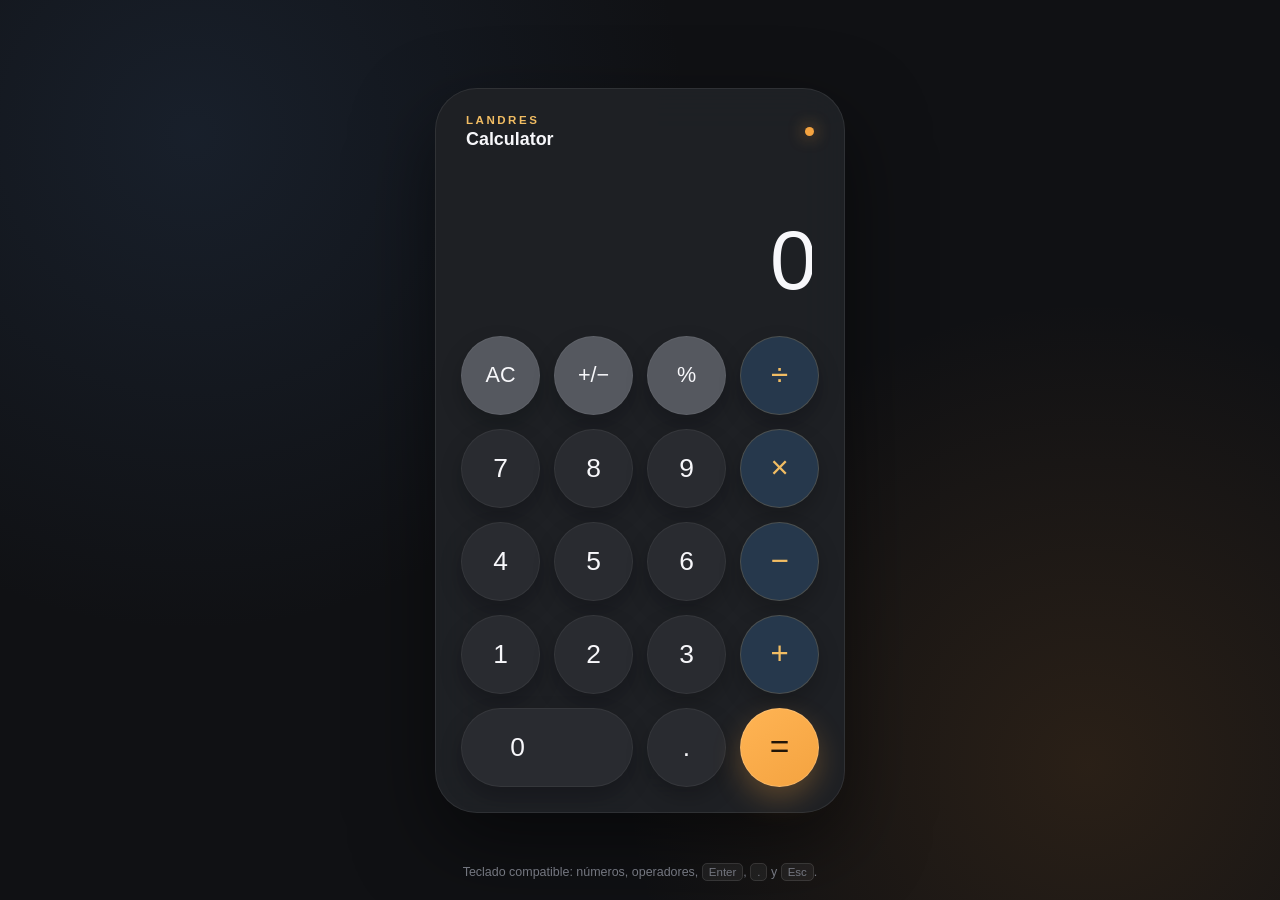
<file: Frontend/index.html>
<!DOCTYPE html>
<html lang="es">
<head>
    <meta charset="UTF-8">
    <meta name="viewport" content="width=device-width, initial-scale=1.0">
    <meta name="theme-color" content="#101114">
    <title>Landres Calculator - Benchmark</title>
    <link rel="stylesheet" href="css/style.css">
</head>
<body>
    <main class="calculator" aria-label="Calculadora Lumen">
        <header class="header">
            <div>
                <p class="brand">Landres</p>
                <h1 class="title">Calculator</h1>
            </div>
            <span class="indicator" aria-hidden="true"></span>
        </header>

        <section class="display" aria-label="Pantalla">
            <p class="expression" id="expression" aria-live="polite"></p>
            <output class="output" id="output" aria-live="polite">0</output>
        </section>

        <section class="keys" aria-label="Controles">
            <button class="key utility" data-action="clear" data-keys="Escape|Delete">
                <span id="clear-label">AC</span>
            </button>
            <button class="key utility" data-action="toggle-sign" data-keys="n|N">+/&minus;</button>
            <button class="key utility" data-action="percent" data-keys="%">%</button>
            <button class="key operator" data-operator="/" data-keys="/">&divide;</button>

            <button class="key" data-digit="7" data-keys="7">7</button>
            <button class="key" data-digit="8" data-keys="8">8</button>
            <button class="key" data-digit="9" data-keys="9">9</button>
            <button class="key operator" data-operator="*" data-keys="*|x|X">&times;</button>

            <button class="key" data-digit="4" data-keys="4">4</button>
            <button class="key" data-digit="5" data-keys="5">5</button>
            <button class="key" data-digit="6" data-keys="6">6</button>
            <button class="key operator" data-operator="-" data-keys="-">&minus;</button>

            <button class="key" data-digit="1" data-keys="1">1</button>
            <button class="key" data-digit="2" data-keys="2">2</button>
            <button class="key" data-digit="3" data-keys="3">3</button>
            <button class="key operator" data-operator="+" data-keys="+">+</button>

            <button class="key wide" data-digit="0" data-keys="0">0</button>
            <button class="key" data-action="decimal" data-keys=".|,">.</button>
            <button class="key equals" data-action="equals" data-keys="=|Enter">=</button>
        </section>
    </main>

    <p class="hint">
        Teclado compatible: n&uacute;meros, operadores, <kbd>Enter</kbd>,
        <kbd>.</kbd> y <kbd>Esc</kbd>.
    </p>

    <script src="js/script.js"></script>
</body>
</html>
</html>
</file>
<file: Frontend/css/style.css>
:root {
            color-scheme: dark;
            --background: #101114;
            --surface: rgba(31, 33, 38, 0.94);
            --text: #f7f7fa;
            --muted: #9699a2;
            --number: #292b30;
            --utility: #55585f;
            --operator: #26384c;
            --gold: #f2bd63;
            --equals: #f4a340;
        }

        * {
            box-sizing: border-box;
            margin: 0;
            padding: 0;
        }

        body {
            min-width: 320px;
            min-height: 100vh;
            display: grid;
            place-items: center;
            padding: 24px 14px;
            overflow-x: hidden;
            background:
                radial-gradient(circle at 15% 15%, rgba(53, 83, 124, 0.22), transparent 31rem),
                radial-gradient(circle at 85% 85%, rgba(177, 108, 37, 0.16), transparent 29rem),
                var(--background);
            color: var(--text);
            font-family: Inter, -apple-system, BlinkMacSystemFont, "Segoe UI", sans-serif;
        }

        .calculator {
            width: min(410px, calc(100vw - 28px));
            padding: 25px;
            border: 1px solid rgba(255, 255, 255, 0.08);
            border-radius: 42px;
            background: var(--surface);
            box-shadow: 0 32px 80px rgba(0, 0, 0, 0.5);
            backdrop-filter: blur(22px);
        }

        .header {
            display: flex;
            align-items: center;
            justify-content: space-between;
            margin-bottom: 16px;
            padding: 0 5px;
        }

        .brand {
            color: var(--gold);
            font-size: 0.72rem;
            font-weight: 800;
            letter-spacing: 0.22em;
            text-transform: uppercase;
        }

        .title {
            margin-top: 3px;
            font-size: 1.12rem;
            font-weight: 560;
        }

        .indicator {
            width: 9px;
            height: 9px;
            border-radius: 50%;
            background: var(--equals);
            box-shadow: 0 0 16px rgba(244, 163, 64, 0.7);
        }

        .display {
            min-height: 150px;
            display: flex;
            flex-direction: column;
            justify-content: flex-end;
            margin-bottom: 20px;
            padding: 10px 7px;
            overflow: hidden;
            text-align: right;
        }

        .expression {
            min-height: 1.4em;
            overflow: hidden;
            color: var(--muted);
            font-size: 1rem;
            text-overflow: ellipsis;
            white-space: nowrap;
        }

        .output {
            display: block;
            width: 100%;
            overflow: hidden;
            font-size: clamp(3.25rem, 15vw, 5.25rem);
            font-weight: 300;
            letter-spacing: -0.055em;
            line-height: 1.08;
            white-space: nowrap;
        }

        .output[data-length="medium"] {
            font-size: clamp(2.85rem, 13vw, 4.55rem);
        }

        .output[data-length="long"] {
            font-size: clamp(2.15rem, 10vw, 3.45rem);
        }

        .output[data-length="extra-long"] {
            font-size: clamp(1.65rem, 8vw, 2.65rem);
        }

        .keys {
            display: grid;
            grid-template-columns: repeat(4, minmax(0, 1fr));
            gap: clamp(10px, 3vw, 14px);
        }

        .key {
            aspect-ratio: 1;
            display: grid;
            place-items: center;
            border: 1px solid rgba(255, 255, 255, 0.055);
            border-radius: 50%;
            background: var(--number);
            color: var(--text);
            cursor: pointer;
            font: inherit;
            font-size: clamp(1.25rem, 5vw, 1.65rem);
            font-weight: 520;
            box-shadow: 0 10px 22px rgba(0, 0, 0, 0.22);
            transition: transform 140ms ease, filter 140ms ease, background 140ms ease;
            user-select: none;
            -webkit-tap-highlight-color: transparent;
        }

        .key:hover {
            filter: brightness(1.1);
            transform: translateY(-2px);
        }

        .key:active,
        .key.pressed {
            filter: brightness(1.18);
            transform: scale(0.94);
        }

        .key:focus-visible {
            outline: 3px solid rgba(244, 163, 64, 0.5);
            outline-offset: 3px;
        }

        .utility {
            background: var(--utility);
            font-size: clamp(1.05rem, 4.3vw, 1.35rem);
        }

        .operator {
            border-color: rgba(242, 189, 99, 0.18);
            background: var(--operator);
            color: var(--gold);
            font-size: clamp(1.55rem, 6vw, 1.95rem);
        }

        .equals {
            border-color: rgba(255, 255, 255, 0.16);
            background: linear-gradient(145deg, #ffb454, var(--equals));
            color: #211508;
            font-size: clamp(1.65rem, 6.5vw, 2.1rem);
            box-shadow: 0 12px 28px rgba(244, 163, 64, 0.27);
        }

        .wide {
            grid-column: span 2;
            aspect-ratio: auto;
            justify-items: start;
            padding-left: 28%;
            border-radius: 999px;
        }

        .hint {
            position: absolute;
            bottom: 18px;
            width: min(410px, calc(100vw - 28px));
            color: #747780;
            font-size: 0.78rem;
            line-height: 1.5;
            text-align: center;
        }

        kbd {
            padding: 2px 6px;
            border: 1px solid rgba(255, 255, 255, 0.1);
            border-radius: 5px;
            background: rgba(255, 255, 255, 0.055);
            font: inherit;
            font-size: 0.72rem;
        }

        @media (max-width: 480px) {
            body {
                padding: 14px 10px 76px;
            }

            .calculator {
                padding: 20px 16px;
                border-radius: 32px;
            }

            .display {
                min-height: 128px;
                margin-bottom: 15px;
            }

            .keys {
                gap: 10px;
            }
        }

        @media (prefers-reduced-motion: reduce) {
            * {
                transition-duration: 0.01ms !important;
            }
        }
</file>
